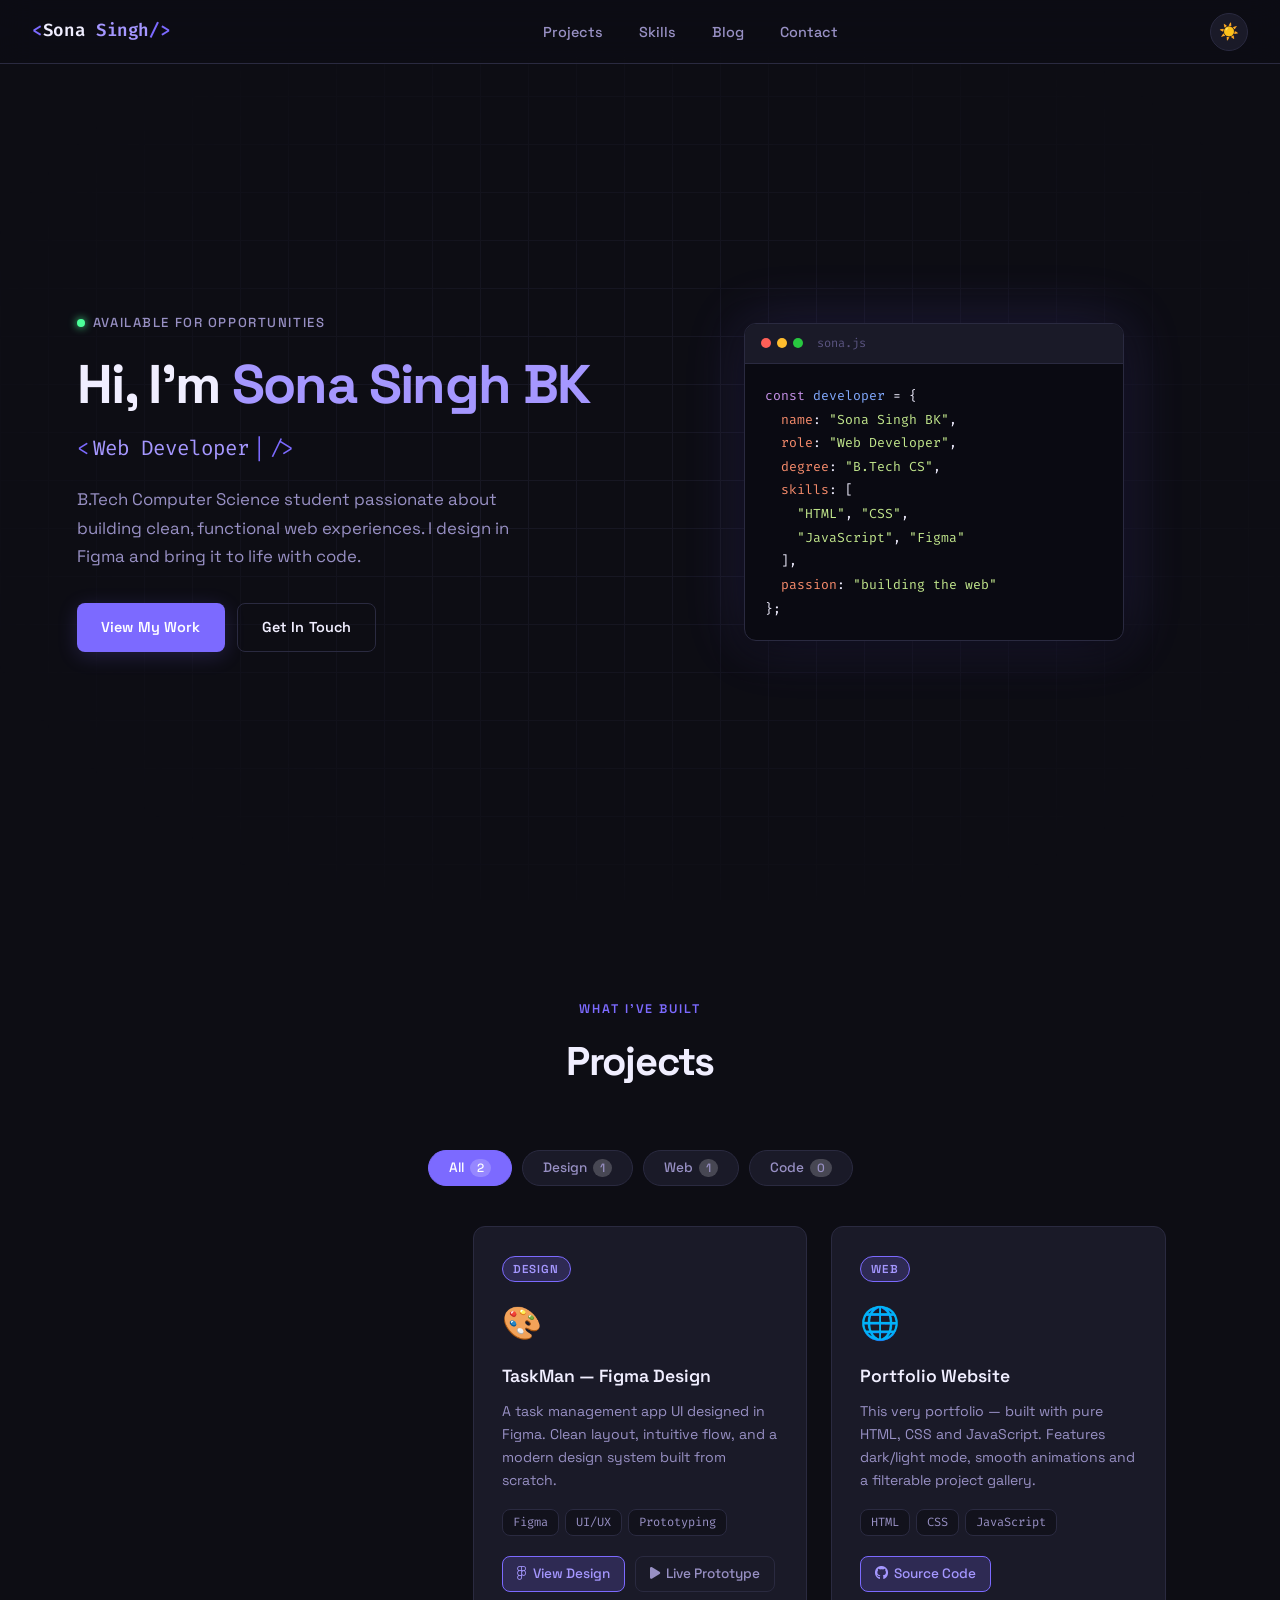
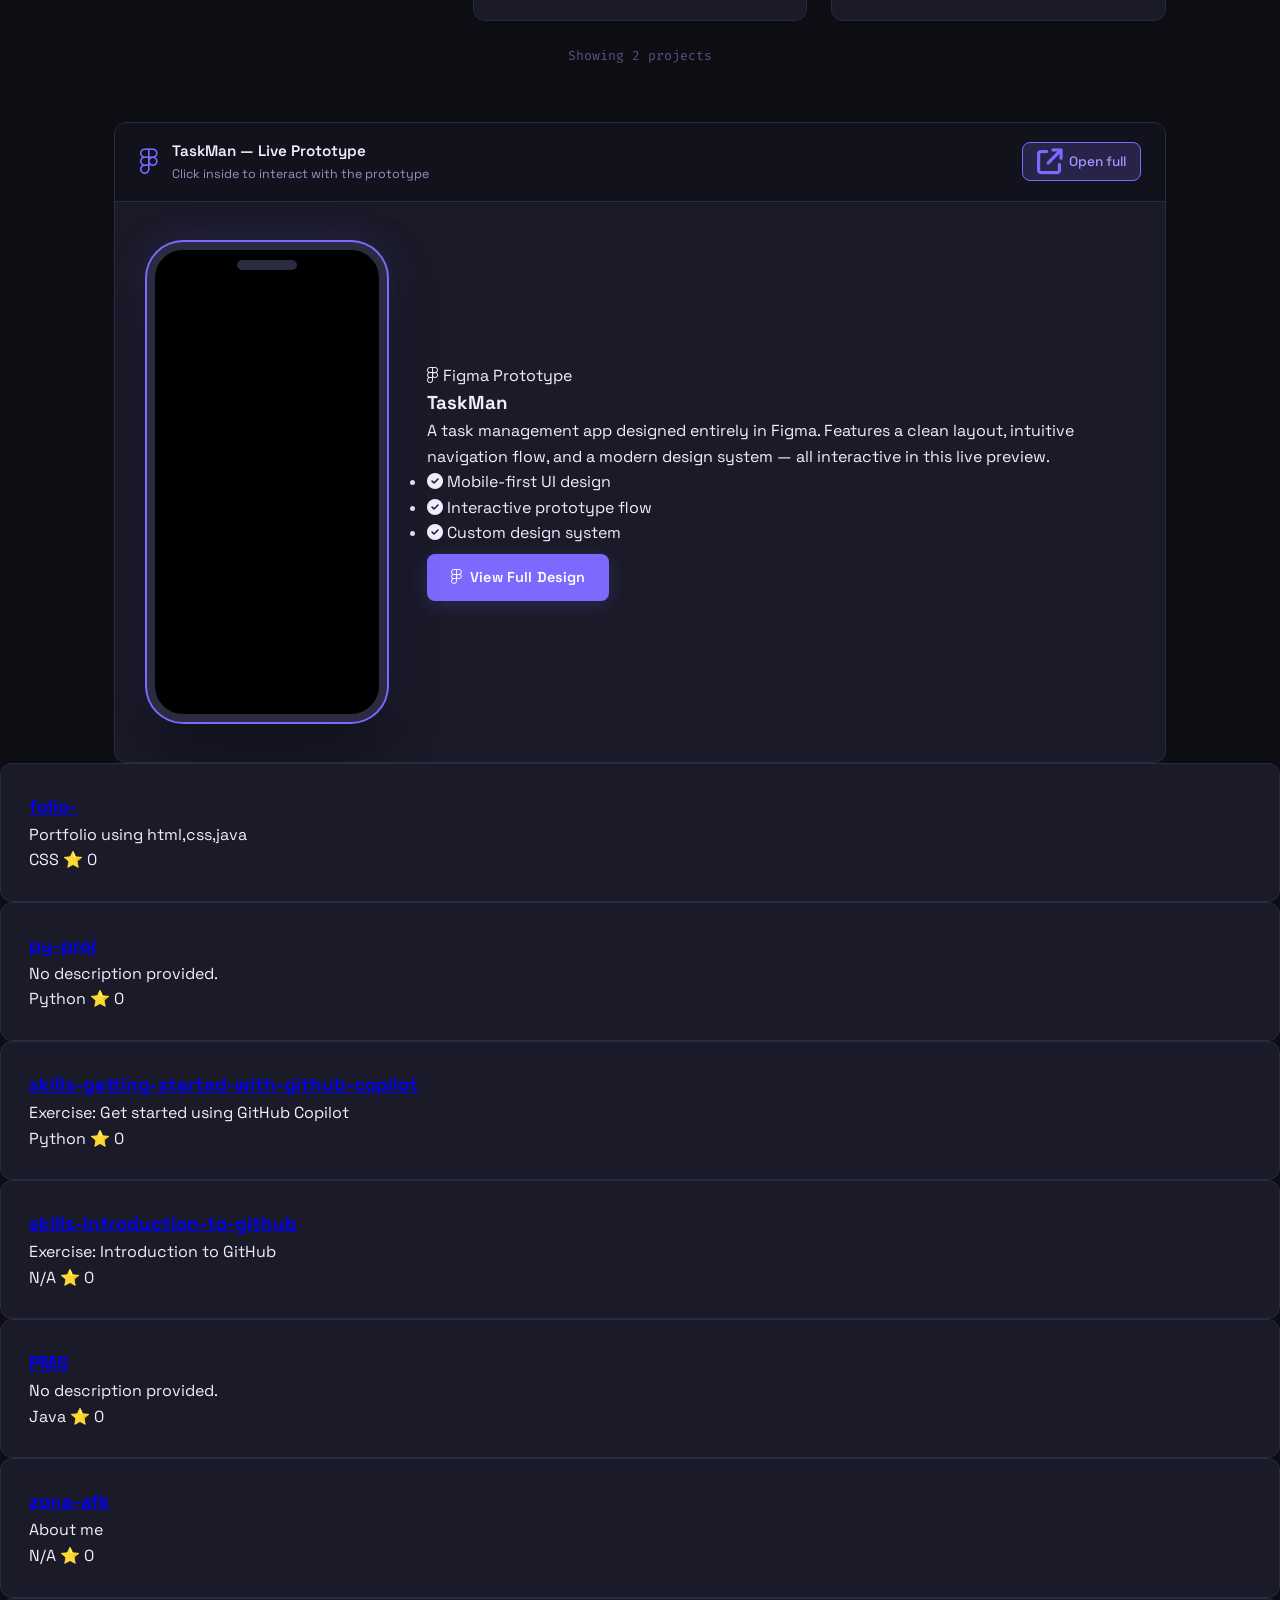
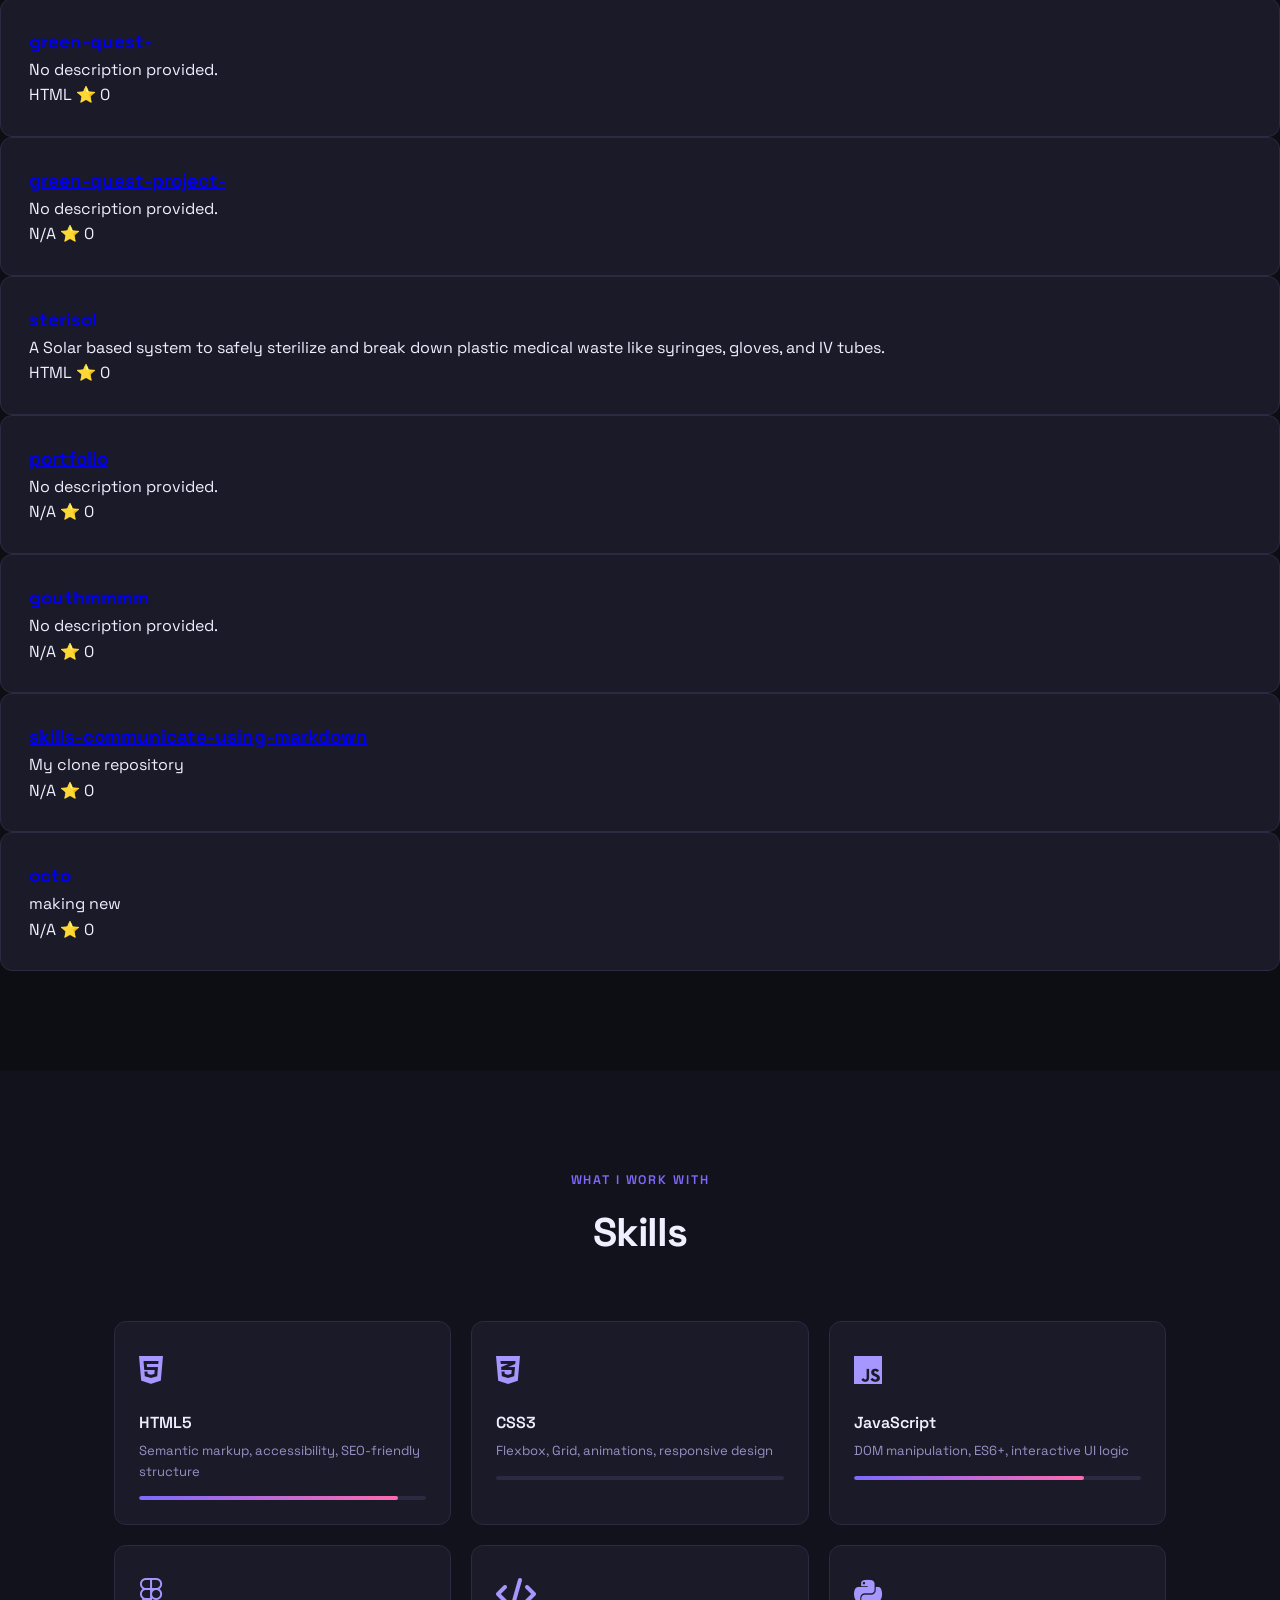
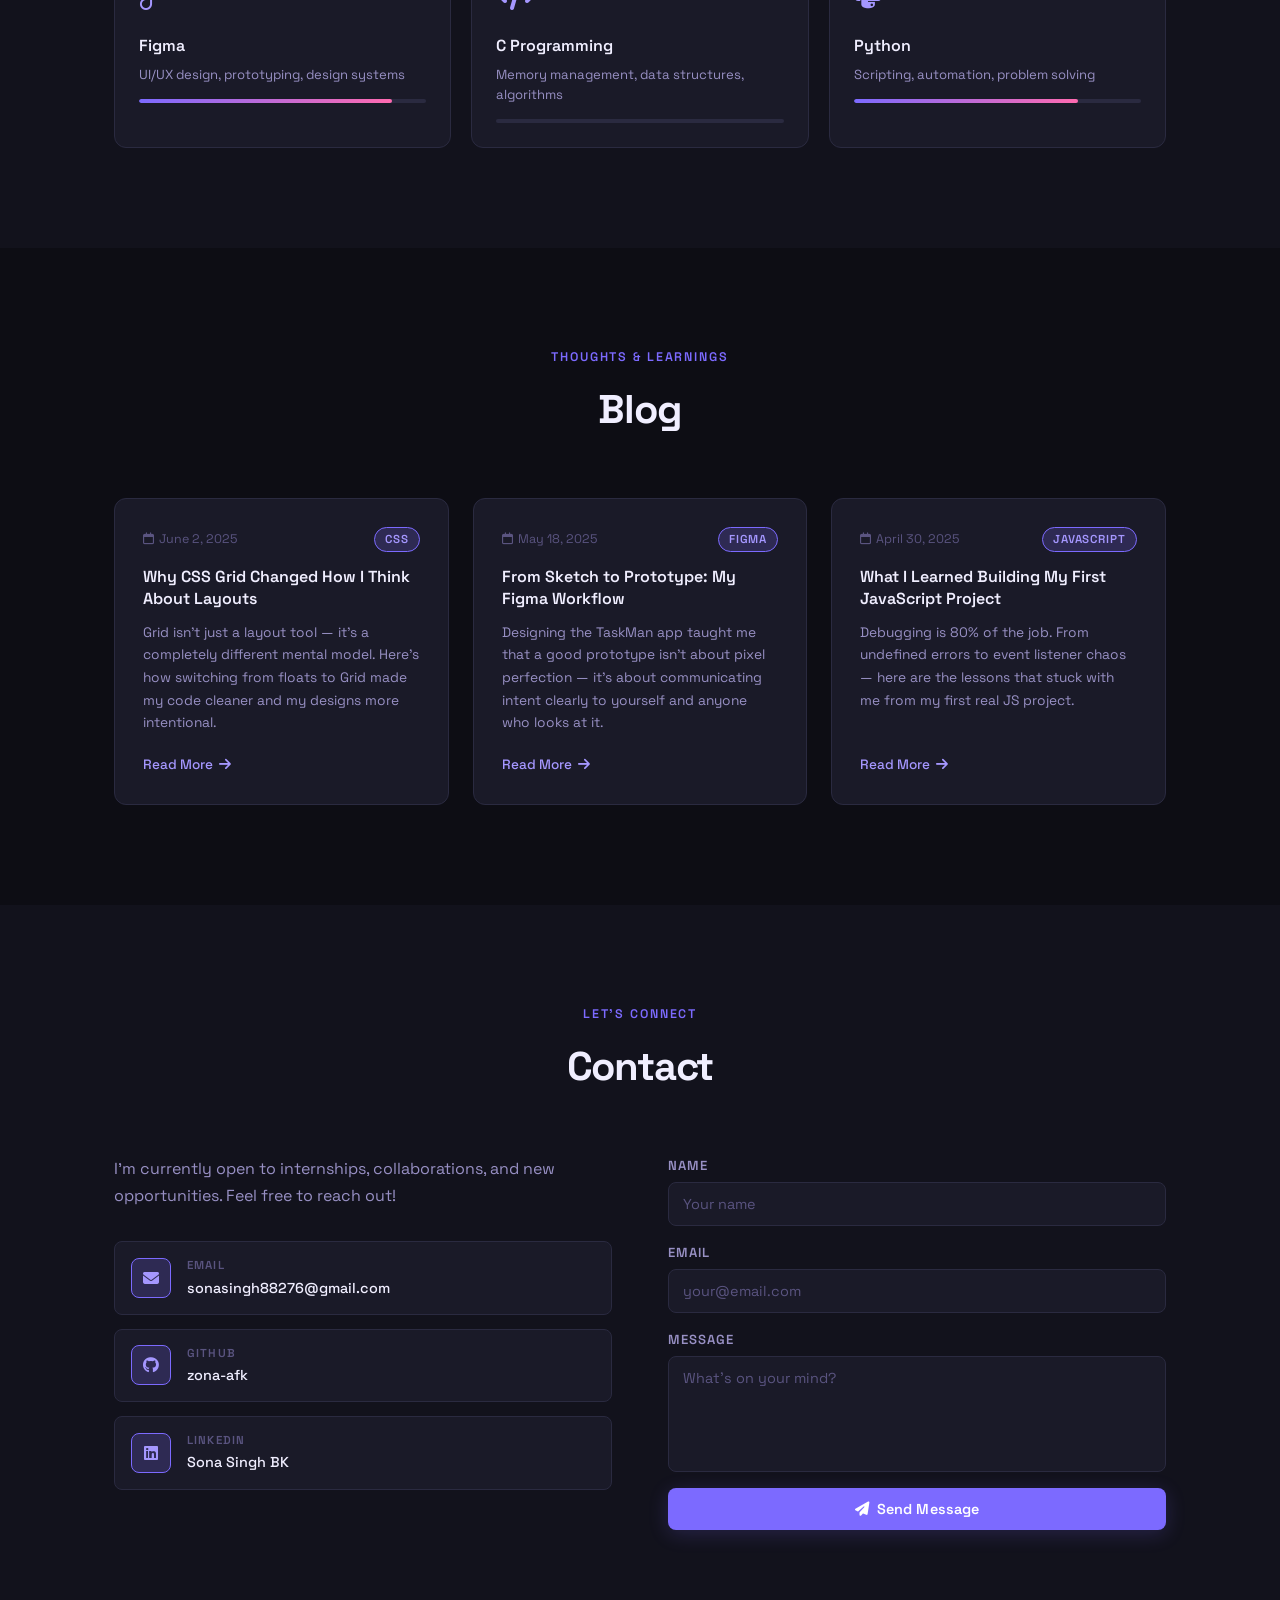
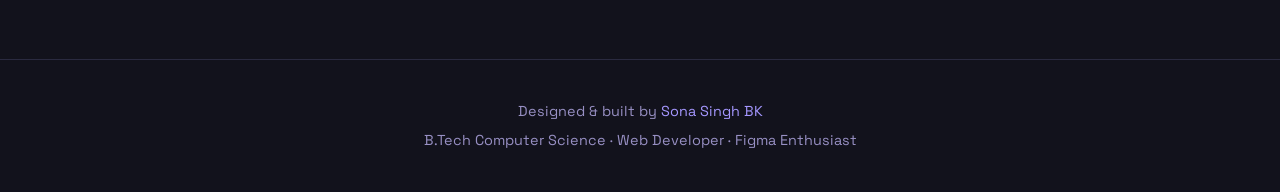
<file: index.html>
<!DOCTYPE html>
<html lang="en" data-theme="dark">
<head>
  <meta charset="UTF-8" />
  <meta name="viewport" content="width=device-width, initial-scale=1.0" />
  <title>Sona Singh BK — Web Developer</title>
  <link rel="stylesheet" href="style.css" />
  <link href="https://fonts.googleapis.com/css2?family=Space+Grotesk:wght@300;400;500;600;700&family=Fira+Code:wght@400;500&display=swap" rel="stylesheet" />
  <link rel="stylesheet" href="https://cdnjs.cloudflare.com/ajax/libs/font-awesome/6.5.0/css/all.min.css" />
</head>
<body>

  <!-- ── NAVBAR ── -->
  <nav class="navbar" id="navbar">
    <div class="nav-logo">
      <span class="logo-bracket">&lt;</span>Sona <span class="logo-accent">Singh</span><span class="logo-bracket">/&gt;</span>
    </div>
    <ul class="nav-links" id="navLinks">
      <li><a href="#projects" class="nav-link">Projects</a></li>
      <li><a href="#skills" class="nav-link">Skills</a></li>
      <li><a href="#blog" class="nav-link">Blog</a></li>
      <li><a href="#contact" class="nav-link">Contact</a></li>
    </ul>
    <div class="nav-right">
      <button class="theme-toggle" id="themeToggle" aria-label="Toggle theme">
        <span class="theme-icon" id="themeIcon">☀️</span>
      </button>
      <button class="hamburger" id="hamburger" aria-label="Menu">
        <span></span><span></span><span></span>
      </button>
    </div>
  </nav>

  <!-- ── HERO ── -->
  <section class="hero" id="home">
    <div class="hero-bg-grid"></div>
    <div class="hero-content">
      <p class="hero-eyebrow"><span class="dot"></span> Available for opportunities</p>
      <h1 class="hero-title">
        Hi, I'm <span class="highlight">Sona Singh BK</span>
      </h1>
      <p class="hero-role">
        <span class="fira">&lt;</span>
        <span class="typed-text" id="typedText"></span>
        <span class="cursor">|</span>
        <span class="fira">/&gt;</span>
      </p>
      <p class="hero-bio">
        B.Tech Computer Science student passionate about building clean, functional web experiences. I design in Figma and bring it to life with code.
      </p>
      <div class="hero-cta">
        <a href="#projects" class="btn btn-primary">View My Work</a>
        <a href="#contact" class="btn btn-ghost">Get In Touch</a>
      </div>
    </div>
    <div class="hero-visual">
      <div class="code-card">
        <div class="code-card-header">
          <span class="dot red"></span>
          <span class="dot yellow"></span>
          <span class="dot green"></span>
          <span class="file-name">sona.js</span>
        </div>
        <pre class="code-body"><span class="c-key">const</span> <span class="c-var">developer</span> = {
  <span class="c-prop">name</span>: <span class="c-str">"Sona Singh BK"</span>,
  <span class="c-prop">role</span>: <span class="c-str">"Web Developer"</span>,
  <span class="c-prop">degree</span>: <span class="c-str">"B.Tech CS"</span>,
  <span class="c-prop">skills</span>: [
    <span class="c-str">"HTML"</span>, <span class="c-str">"CSS"</span>,
    <span class="c-str">"JavaScript"</span>, <span class="c-str">"Figma"</span>
  ],
  <span class="c-prop">passion</span>: <span class="c-str">"building the web"</span>
};</pre>
      </div>
    </div>
  </section>

  <!-- ── PROJECTS ── -->
  <section class="section" id="projects">
    <div class="container">
      <div class="section-header">
        <p class="section-eyebrow">What I've built</p>
        <h2 class="section-title">Projects</h2>
      </div>

      <!-- Filter Buttons -->
      <div class="filter-bar">
        <button class="filter-btn active" data-filter="all">All <span class="count" id="count-all"></span></button>
        <button class="filter-btn" data-filter="design">Design <span class="count" id="count-design"></span></button>
        <button class="filter-btn" data-filter="web">Web <span class="count" id="count-web"></span></button>
        <button class="filter-btn" data-filter="code">Code <span class="count" id="count-code"></span></button>
      </div>

      <div class="projects-grid" id="projectsGrid">
      <div id="projects"></div>
        <!-- Project 1 -->
        <div class="project-card" data-category="design">
          <div class="project-tag">Design</div>
          <div class="project-icon">🎨</div>
          <h3 class="project-name">TaskMan — Figma Design</h3>
          <p class="project-desc">A task management app UI designed in Figma. Clean layout, intuitive flow, and a modern design system built from scratch.</p>
          <div class="project-tech">
            <span class="tech-chip">Figma</span>
            <span class="tech-chip">UI/UX</span>
            <span class="tech-chip">Prototyping</span>
          </div>
          <div class="project-links">
            <a href="https://www.figma.com/design/TzGWOhsbZDElKzTihRXyVi/taskman?node-id=1-3&t=gSdvtDwGQ5jURXAf-1" target="_blank" class="project-link">
              <i class="fa-brands fa-figma"></i> View Design
            </a>
            <a href="https://www.figma.com/proto/TzGWOhsbZDElKzTihRXyVi/taskman?page-id=1%3A3&node-id=8-253&p=f&viewport=12%2C239%2C0.24&t=rxX5wmL4FggUm6LG-1&scaling=scale-down&content-scaling=fixed&starting-point-node-id=8%3A253" target="_blank" class="project-link secondary">
              <i class="fa-solid fa-play"></i> Live Prototype
            </a>
          </div>
        </div>

        <!-- Project 2 -->
        <div class="project-card" data-category="web">
          <div class="project-tag">Web</div>
          <div class="project-icon">🌐</div>
          <h3 class="project-name">Portfolio Website</h3>
          <p class="project-desc">This very portfolio — built with pure HTML, CSS and JavaScript. Features dark/light mode, smooth animations and a filterable project gallery.</p>
          <div class="project-tech">
            <span class="tech-chip">HTML</span>
            <span class="tech-chip">CSS</span>
            <span class="tech-chip">JavaScript</span>
          </div>
          <div class="project-links">
            <a href="https://github.com/zona-afk/green-quest-" target="_blank" class="project-link">
              <i class="fa-brands fa-github"></i> Source Code
            </a>
          </div>
        </div>

       

      </div>

      <!-- Project count -->
      <p class="project-count-display" id="projectCountDisplay"></p>

      <!-- ── FIGMA PROTOTYPE EMBED ── -->
            <div class="figma-embed-wrapper">
        <div class="figma-embed-header">
          <i class="fa-brands fa-figma"></i>
          <div>
            <h3>TaskMan — Live Prototype</h3>
            <p>Click inside to interact with the prototype</p>
          </div>
          <a href="https://www.figma.com/proto/TzGWOhsbZDElKzTihRXyVi/taskman?page-id=1%3A3&node-id=8-253&scaling=scale-down&starting-point-node-id=8%3A253" target="_blank" class="project-link" style="margin-left:auto;white-space:nowrap;">
            <i class="fa-solid fa-arrow-up-right-from-square"></i> Open full
          </a>
        </div>
        <div class="figma-phone-wrap">
          <div class="figma-phone-frame">
            <div class="figma-phone-notch"></div>
            <iframe
              src="https://www.figma.com/embed?embed_host=share&url=https%3A%2F%2Fwww.figma.com%2Fproto%2FTzGWOhsbZDElKzTihRXyVi%2Ftaskman%3Fpage-id%3D1%253A3%26node-id%3D8-253%26p%3Df%26viewport%3D12%252C239%252C0.24%26t%3DrxX5wmL4FggUm6LG-1%26scaling%3Dscale-down%26content-scaling%3Dfixed%26starting-point-node-id%3D8%253A253"
              allowfullscreen
              loading="lazy"
              title="TaskMan Figma Prototype">
            </iframe>
          </div>
          <div class="figma-phone-info">
            <div class="figma-tag"><i class="fa-brands fa-figma"></i> Figma Prototype</div>
            <h3>TaskMan</h3>
            <p>A task management app designed entirely in Figma. Features a clean layout, intuitive navigation flow, and a modern design system — all interactive in this live preview.</p>
            <ul class="figma-details">
              <li><i class="fa-solid fa-circle-check"></i> Mobile-first UI design</li>
              <li><i class="fa-solid fa-circle-check"></i> Interactive prototype flow</li>
              <li><i class="fa-solid fa-circle-check"></i> Custom design system</li>
            </ul>
            <a href="https://www.figma.com/design/TzGWOhsbZDElKzTihRXyVi/taskman?node-id=1-3" target="_blank" class="btn btn-primary" style="margin-top:8px;display:inline-flex;">
              <i class="fa-brands fa-figma"></i> View Full Design
            </a>
          </div>
        </div>
      </div>
 
    </div>

    </div>
  </section>

  <!-- ── SKILLS ── -->
  <section class="section section-alt" id="skills">
    <div class="container">
      <div class="section-header">
        <p class="section-eyebrow">What I work with</p>
        <h2 class="section-title">Skills</h2>
      </div>
      <div class="skills-grid">

        <div class="skill-card">
          <div class="skill-icon">
            <i class="fa-brands fa-html5"></i>
          </div>
          <h4>HTML5</h4>
          <p>Semantic markup, accessibility, SEO-friendly structure</p>
          <div class="skill-bar"><div class="skill-fill" style="--w:90%"></div></div>
        </div>

        <div class="skill-card">
          <div class="skill-icon">
            <i class="fa-brands fa-css3-alt"></i>
          </div>
          <h4>CSS3</h4>
          <p>Flexbox, Grid, animations, responsive design</p>
          <div class="skill-bar"><div class="skill-fill" style="--w:85%"></div></div>
        </div>

        <div class="skill-card">
          <div class="skill-icon">
            <i class="fa-brands fa-js"></i>
          </div>
          <h4>JavaScript</h4>
          <p>DOM manipulation, ES6+, interactive UI logic</p>
          <div class="skill-bar"><div class="skill-fill" style="--w:80%"></div></div>
        </div>

        <div class="skill-card">
          <div class="skill-icon">
            <i class="fa-brands fa-figma"></i>
          </div>
          <h4>Figma</h4>
          <p>UI/UX design, prototyping, design systems</p>
          <div class="skill-bar"><div class="skill-fill" style="--w:88%"></div></div>
        </div>

        <div class="skill-card">
          <div class="skill-icon">
            <i class="fa-solid fa-code"></i>
          </div>
          <h4>C Programming</h4>
          <p>Memory management, data structures, algorithms</p>
          <div class="skill-bar"><div class="skill-fill" style="--w:75%"></div></div>
        </div>

        <div class="skill-card">
          <div class="skill-icon">
            <i class="fa-brands fa-python"></i>
          </div>
          <h4>Python</h4>
          <p>Scripting, automation, problem solving</p>
          <div class="skill-bar"><div class="skill-fill" style="--w:78%"></div></div>
        </div>

      </div>
    </div>
  </section>

  <!-- ── BLOG ── -->
  <section class="section" id="blog">
    <div class="container">
      <div class="section-header">
        <p class="section-eyebrow">Thoughts & learnings</p>
        <h2 class="section-title">Blog</h2>
      </div>
      <div class="blog-grid">

        <article class="blog-card">
          <div class="blog-meta">
            <span class="blog-date"><i class="fa-regular fa-calendar"></i> June 2, 2025</span>
            <span class="blog-tag">CSS</span>
          </div>
          <h3 class="blog-title">Why CSS Grid Changed How I Think About Layouts</h3>
          <p class="blog-excerpt">Grid isn't just a layout tool — it's a completely different mental model. Here's how switching from floats to Grid made my code cleaner and my designs more intentional.</p>
          <a href="#" class="read-more">Read More <i class="fa-solid fa-arrow-right"></i></a>
        </article>

        <article class="blog-card">
          <div class="blog-meta">
            <span class="blog-date"><i class="fa-regular fa-calendar"></i> May 18, 2025</span>
            <span class="blog-tag">Figma</span>
          </div>
          <h3 class="blog-title">From Sketch to Prototype: My Figma Workflow</h3>
          <p class="blog-excerpt">Designing the TaskMan app taught me that a good prototype isn't about pixel perfection — it's about communicating intent clearly to yourself and anyone who looks at it.</p>
          <a href="#" class="read-more">Read More <i class="fa-solid fa-arrow-right"></i></a>
        </article>

        <article class="blog-card">
          <div class="blog-meta">
            <span class="blog-date"><i class="fa-regular fa-calendar"></i> April 30, 2025</span>
            <span class="blog-tag">JavaScript</span>
          </div>
          <h3 class="blog-title">What I Learned Building My First JavaScript Project</h3>
          <p class="blog-excerpt">Debugging is 80% of the job. From undefined errors to event listener chaos — here are the lessons that stuck with me from my first real JS project.</p>
          <a href="#" class="read-more">Read More <i class="fa-solid fa-arrow-right"></i></a>
        </article>

      </div>
    </div>
  </section>

  <!-- ── CONTACT ── -->
  <section class="section section-alt" id="contact">
    <div class="container">
      <div class="section-header">
        <p class="section-eyebrow">Let's connect</p>
        <h2 class="section-title">Contact</h2>
      </div>
      <div class="contact-wrapper">
        <div class="contact-info">
          <p class="contact-intro">
            I'm currently open to internships, collaborations, and new opportunities. Feel free to reach out!
          </p>
          <div class="contact-links">
            <a href="mailto:sonasingh88276@gmail.com" class="contact-item">
              <div class="contact-icon"><i class="fa-solid fa-envelope"></i></div>
              <div>
                <span class="contact-label">Email</span>
                <span class="contact-value">sonasingh88276@gmail.com</span>
              </div>
            </a>
            <a href="https://github.com/zona-afk" target="_blank" class="contact-item">
              <div class="contact-icon"><i class="fa-brands fa-github"></i></div>
              <div>
                <span class="contact-label">GitHub</span>
                <span class="contact-value">zona-afk</span>
              </div>
            </a>
            <a href="https://www.linkedin.com/in/sona-singh-96238232b/" target="_blank" class="contact-item">
              <div class="contact-icon"><i class="fa-brands fa-linkedin"></i></div>
              <div>
                <span class="contact-label">LinkedIn</span>
                <span class="contact-value">Sona Singh BK</span>
              </div>
            </a>
           
          </div>
        </div>

        <form class="contact-form" id="contactForm">
          <div class="form-group">
            <label for="name">Name</label>
            <input type="text" id="name" placeholder="Your name" required />
          </div>
          <div class="form-group">
            <label for="email">Email</label>
            <input type="email" id="email" placeholder="your@email.com" required />
          </div>
          <div class="form-group">
            <label for="message">Message</label>
            <textarea id="message" rows="5" placeholder="What's on your mind?" required></textarea>
          </div>
          <button type="submit" class="btn btn-primary btn-full">
            <i class="fa-solid fa-paper-plane"></i> Send Message
          </button>
          <p class="form-note" id="formNote"></p>
        </form>
      </div>
    </div>
  </section>

  <!-- ── FOOTER ── -->
  <footer class="footer">
    <div class="container">
      <p>Designed &amp; built by <span class="highlight">Sona Singh BK</span></p>
      <p class="footer-sub">B.Tech Computer Science · Web Developer · Figma Enthusiast</p>
    </div>
  </footer>

  <script src="script.js"></script>
</body>
</html>
</file>
<file: style.css>
/* ── RESET & BASE ── */
*, *::before, *::after { box-sizing: border-box; margin: 0; padding: 0; }

:root {
  /* Dark theme (default) */
  --bg:          #0d0d14;
  --bg-alt:      #12121c;
  --bg-card:     #1a1a28;
  --bg-card-hover: #1f1f30;
  --border:      #2a2a40;
  --border-glow: #7c6aff44;

  --text-primary:   #f0eeff;
  --text-secondary: #9890c4;
  --text-muted:     #5a5480;

  --accent:       #7c6aff;
  --accent-light: #a597ff;
  --accent-glow:  #7c6aff33;
  --accent2:      #ff6ab0;

  --navbar-bg:    rgba(13, 13, 20, 0.85);
  --code-bg:      #0a0a12;

  --shadow-sm: 0 2px 8px rgba(0,0,0,0.3);
  --shadow-md: 0 8px 32px rgba(0,0,0,0.4);
  --shadow-card: 0 4px 24px rgba(124,106,255,0.08);

  --radius: 12px;
  --radius-sm: 8px;
  --font-main: 'Space Grotesk', sans-serif;
  --font-code: 'Fira Code', monospace;

  --transition: 0.25s ease;
}

[data-theme="light"] {
  --bg:          #f5f4ff;
  --bg-alt:      #ededfc;
  --bg-card:     #ffffff;
  --bg-card-hover: #f8f7ff;
  --border:      #dddaf5;
  --border-glow: #7c6aff33;

  --text-primary:   #1a1730;
  --text-secondary: #5a5480;
  --text-muted:     #9890c4;

  --accent:       #5a45e0;
  --accent-light: #7c6aff;
  --accent-glow:  #7c6aff1a;
  --accent2:      #e0458a;

  --navbar-bg:    rgba(245, 244, 255, 0.9);
  --code-bg:      #eeeeff;

  --shadow-sm: 0 2px 8px rgba(0,0,0,0.08);
  --shadow-md: 0 8px 32px rgba(0,0,0,0.12);
  --shadow-card: 0 4px 24px rgba(90,69,224,0.1);
}

html { scroll-behavior: smooth; }

body {
  font-family: var(--font-main);
  background: var(--bg);
  color: var(--text-primary);
  line-height: 1.6;
  transition: background var(--transition), color var(--transition);
  overflow-x: hidden;
}

/* ── SCROLLBAR ── */
::-webkit-scrollbar { width: 6px; }
::-webkit-scrollbar-track { background: var(--bg); }
::-webkit-scrollbar-thumb { background: var(--accent); border-radius: 3px; }

/* ── UTILITIES ── */
.container { max-width: 1100px; margin: 0 auto; padding: 0 24px; }
.highlight { color: var(--accent-light); }
.fira { font-family: var(--font-code); color: var(--accent); }

/* ── NAVBAR ── */
.navbar {
  position: fixed; top: 0; left: 0; right: 0; z-index: 100;
  background: var(--navbar-bg);
  backdrop-filter: blur(16px);
  -webkit-backdrop-filter: blur(16px);
  border-bottom: 1px solid var(--border);
  padding: 0 32px;
  height: 64px;
  display: flex;
  align-items: center;
  justify-content: space-between;
  transition: background var(--transition), border-color var(--transition);
}

.nav-logo {
  font-family: var(--font-code);
  font-size: 1.1rem;
  font-weight: 600;
  color: var(--text-primary);
  letter-spacing: -0.02em;
}
.logo-bracket { color: var(--accent); }
.logo-accent  { color: var(--accent-light); }

.nav-links {
  display: flex; list-style: none; gap: 8px;
}

.nav-link {
  text-decoration: none;
  color: var(--text-secondary);
  font-size: 0.9rem;
  font-weight: 500;
  padding: 6px 14px;
  border-radius: var(--radius-sm);
  transition: color var(--transition), background var(--transition);
}
.nav-link:hover {
  color: var(--text-primary);
  background: var(--accent-glow);
}

.nav-right { display: flex; align-items: center; gap: 12px; }

.theme-toggle {
  background: var(--bg-card);
  border: 1px solid var(--border);
  border-radius: 50%;
  width: 38px; height: 38px;
  display: flex; align-items: center; justify-content: center;
  cursor: pointer;
  font-size: 1rem;
  transition: background var(--transition), border-color var(--transition), transform 0.2s;
}
.theme-toggle:hover { background: var(--accent-glow); transform: rotate(20deg); }

.hamburger {
  display: none;
  flex-direction: column; gap: 5px;
  background: none; border: none; cursor: pointer; padding: 4px;
}
.hamburger span {
  display: block; width: 22px; height: 2px;
  background: var(--text-primary);
  border-radius: 2px;
  transition: all 0.3s;
}

/* ── HERO ── */
.hero {
  min-height: 100vh;
  padding-top: 64px;
  display: grid;
  grid-template-columns: 1fr 1fr;
  align-items: center;
  gap: 48px;
  padding-left: clamp(24px, 6vw, 100px);
  padding-right: clamp(24px, 6vw, 100px);
  position: relative;
  overflow: hidden;
}

.hero-bg-grid {
  position: absolute; inset: 0; z-index: 0;
  background-image:
    linear-gradient(var(--border) 1px, transparent 1px),
    linear-gradient(90deg, var(--border) 1px, transparent 1px);
  background-size: 48px 48px;
  opacity: 0.35;
  mask-image: radial-gradient(ellipse 70% 70% at 50% 50%, black 20%, transparent 80%);
}

.hero-content { position: relative; z-index: 1; }

.hero-eyebrow {
  font-size: 0.82rem;
  font-weight: 500;
  color: var(--text-secondary);
  text-transform: uppercase;
  letter-spacing: 0.12em;
  display: flex; align-items: center; gap: 8px;
  margin-bottom: 20px;
}
.hero-eyebrow .dot {
  width: 8px; height: 8px;
  background: #4cff9a;
  border-radius: 50%;
  box-shadow: 0 0 8px #4cff9a;
  animation: pulse 2s infinite;
}
@keyframes pulse {
  0%, 100% { opacity: 1; }
  50% { opacity: 0.4; }
}

.hero-title {
  font-size: clamp(2.2rem, 5vw, 3.4rem);
  font-weight: 700;
  line-height: 1.15;
  letter-spacing: -0.03em;
  margin-bottom: 16px;
}

.hero-role {
  font-family: var(--font-code);
  font-size: clamp(1rem, 2.5vw, 1.3rem);
  color: var(--text-secondary);
  margin-bottom: 20px;
  display: flex; align-items: center; gap: 4px;
}
.typed-text { color: var(--accent-light); min-width: 2ch; }
.cursor {
  color: var(--accent);
  animation: blink 1s steps(1) infinite;
}
@keyframes blink { 0%, 100% { opacity: 1; } 50% { opacity: 0; } }

.hero-bio {
  color: var(--text-secondary);
  font-size: 1.05rem;
  line-height: 1.7;
  max-width: 480px;
  margin-bottom: 32px;
}

.hero-cta { display: flex; gap: 12px; flex-wrap: wrap; }

/* ── BUTTONS ── */
.btn {
  display: inline-flex; align-items: center; gap: 8px;
  padding: 12px 24px;
  border-radius: var(--radius-sm);
  font-family: var(--font-main);
  font-size: 0.9rem;
  font-weight: 600;
  text-decoration: none;
  cursor: pointer;
  border: none;
  transition: all var(--transition);
  letter-spacing: 0.01em;
}
.btn-primary {
  background: var(--accent);
  color: #fff;
  box-shadow: 0 4px 20px var(--accent-glow);
}
.btn-primary:hover {
  background: var(--accent-light);
  transform: translateY(-2px);
  box-shadow: 0 8px 28px var(--accent-glow);
}
.btn-ghost {
  background: transparent;
  color: var(--text-primary);
  border: 1px solid var(--border);
}
.btn-ghost:hover {
  background: var(--accent-glow);
  border-color: var(--accent);
  color: var(--accent-light);
  transform: translateY(-2px);
}
.btn-full { width: 100%; justify-content: center; }

/* ── CODE CARD (hero visual) ── */
.hero-visual {
  position: relative; z-index: 1;
  display: flex; justify-content: center;
}

.code-card {
  background: var(--code-bg);
  border: 1px solid var(--border);
  border-radius: var(--radius);
  width: 100%; max-width: 380px;
  box-shadow: var(--shadow-md), 0 0 60px var(--accent-glow);
  overflow: hidden;
  animation: float 4s ease-in-out infinite;
}
@keyframes float {
  0%, 100% { transform: translateY(0); }
  50% { transform: translateY(-12px); }
}

.code-card-header {
  background: var(--bg-card);
  border-bottom: 1px solid var(--border);
  padding: 10px 16px;
  display: flex; align-items: center; gap: 6px;
}
.code-card-header .dot {
  width: 10px; height: 10px; border-radius: 50%;
}
.dot.red    { background: #ff5f57; }
.dot.yellow { background: #ffbd2e; }
.dot.green  { background: #28c840; }
.file-name { font-family: var(--font-code); font-size: 0.75rem; color: var(--text-muted); margin-left: 8px; }

.code-body {
  padding: 20px;
  font-family: var(--font-code);
  font-size: 0.82rem;
  line-height: 1.8;
  white-space: pre;
  overflow-x: auto;
}
.c-key  { color: #c792ea; }
.c-var  { color: #82aaff; }
.c-prop { color: #f78c6c; }
.c-str  { color: #c3e88d; }

/* ── SECTIONS ── */
.section { padding: 100px 0; }
.section-alt { background: var(--bg-alt); }

.section-header {
  text-align: center;
  margin-bottom: 56px;
}
.section-eyebrow {
  font-size: 0.78rem;
  font-weight: 600;
  color: var(--accent);
  text-transform: uppercase;
  letter-spacing: 0.15em;
  margin-bottom: 10px;
}
.section-title {
  font-size: clamp(1.8rem, 4vw, 2.5rem);
  font-weight: 700;
  letter-spacing: -0.03em;
}

/* ── FILTER BAR ── */
.filter-bar {
  display: flex; justify-content: center; gap: 10px;
  flex-wrap: wrap;
  margin-bottom: 40px;
}
.filter-btn {
  background: var(--bg-card);
  border: 1px solid var(--border);
  color: var(--text-secondary);
  padding: 8px 20px;
  border-radius: 999px;
  font-family: var(--font-main);
  font-size: 0.85rem;
  font-weight: 500;
  cursor: pointer;
  transition: all var(--transition);
  display: flex; align-items: center; gap: 6px;
}
.filter-btn:hover, .filter-btn.active {
  background: var(--accent);
  border-color: var(--accent);
  color: #fff;
}
.count {
  background: rgba(255,255,255,0.2);
  padding: 1px 7px;
  border-radius: 999px;
  font-size: 0.75rem;
}

/* ── PROJECTS GRID ── */
.projects-grid {
  display: grid;
  grid-template-columns: repeat(auto-fill, minmax(300px, 1fr));
  gap: 24px;
  margin-bottom: 24px;
}

.project-card {
  background: var(--bg-card);
  border: 1px solid var(--border);
  border-radius: var(--radius);
  padding: 28px;
  transition: all var(--transition);
  position: relative;
  overflow: hidden;
}
.project-card::before {
  content: '';
  position: absolute; top: 0; left: 0; right: 0; height: 2px;
  background: linear-gradient(90deg, var(--accent), var(--accent2));
  transform: scaleX(0);
  transition: transform var(--transition);
}
.project-card:hover {
  border-color: var(--border-glow);
  background: var(--bg-card-hover);
  transform: translateY(-4px);
  box-shadow: var(--shadow-card);
}
.project-card:hover::before { transform: scaleX(1); }

.project-card.hidden {
  opacity: 0;
  transform: scale(0.9) translateY(20px);
  pointer-events: none;
  position: absolute;
}

.project-tag {
  display: inline-block;
  background: var(--accent-glow);
  color: var(--accent-light);
  font-size: 0.72rem;
  font-weight: 600;
  text-transform: uppercase;
  letter-spacing: 0.1em;
  padding: 3px 10px;
  border-radius: 999px;
  margin-bottom: 16px;
  border: 1px solid var(--accent);
}
.project-icon { font-size: 2rem; margin-bottom: 12px; }
.project-name {
  font-size: 1.1rem;
  font-weight: 600;
  margin-bottom: 10px;
  color: var(--text-primary);
}
.project-desc {
  font-size: 0.88rem;
  color: var(--text-secondary);
  line-height: 1.65;
  margin-bottom: 16px;
}
.project-tech { display: flex; flex-wrap: wrap; gap: 6px; margin-bottom: 20px; }
.tech-chip {
  background: var(--bg-alt);
  border: 1px solid var(--border);
  color: var(--text-secondary);
  font-size: 0.75rem;
  padding: 3px 10px;
  border-radius: var(--radius-sm);
  font-family: var(--font-code);
}
.project-links { display: flex; flex-wrap: wrap; gap: 10px; }
.project-link {
  display: inline-flex; align-items: center; gap: 6px;
  text-decoration: none;
  color: var(--accent-light);
  font-size: 0.85rem;
  font-weight: 500;
  padding: 6px 14px;
  border-radius: var(--radius-sm);
  background: var(--accent-glow);
  border: 1px solid var(--accent);
  transition: all var(--transition);
}
.project-link:hover {
  background: var(--accent);
  color: #fff;
  transform: translateY(-1px);
}
.project-link.secondary {
  background: transparent;
  color: var(--text-secondary);
  border-color: var(--border);
}
.project-link.secondary:hover {
  background: var(--accent-glow);
  color: var(--accent-light);
  border-color: var(--accent);
}

.project-count-display {
  text-align: center;
  font-size: 0.82rem;
  color: var(--text-muted);
  margin-bottom: 56px;
  font-family: var(--font-code);
}

/* ── FIGMA EMBED ── */
.figma-embed-wrapper {
  border: 1px solid var(--border);
  border-radius: var(--radius);
  overflow: hidden;
  background: var(--bg-card);
}
.figma-embed-header {
  display: flex; align-items: center; gap: 14px;
  padding: 16px 24px;
  border-bottom: 1px solid var(--border);
  background: var(--bg-alt);
  flex-wrap: wrap;
}
.figma-embed-header i { font-size: 1.6rem; color: var(--accent); }
.figma-embed-header h3 { font-size: 0.95rem; font-weight: 600; margin-bottom: 2px; }
.figma-embed-header p  { font-size: 0.78rem; color: var(--text-secondary); }
 
/* Phone frame layout */
.figma-phone-wrap {
  display: flex;
  align-items: center;
  gap: 40px;
  padding: 40px 32px;
}
 
.figma-phone-frame {
  flex-shrink: 0;
  width: 240px;
  height: 480px;
  border-radius: 36px;
  border: 8px solid var(--border);
  background: #000;
  box-shadow: 0 0 0 2px var(--accent), 0 24px 48px rgba(0,0,0,0.5), 0 0 40px var(--accent-glow);
  position: relative;
  overflow: hidden;
}
.figma-phone-notch {
  position: absolute; top: 10px; left: 50%; transform: translateX(-50%);
  width: 60px; height: 10px;
  background: var(--border);
  border-radius: 999px;
  z-index: 2;
}
.figma-phone-frame iframe {
  width: 100%; height: 100%;
  border: none;
  border-radius: 28px;
}
 

/* ── SKILLS ── */
.skills-grid {
  display: grid;
  grid-template-columns: repeat(auto-fill, minmax(280px, 1fr));
  gap: 20px;
}
.skill-card {
  background: var(--bg-card);
  border: 1px solid var(--border);
  border-radius: var(--radius);
  padding: 24px;
  transition: all var(--transition);
}
.skill-card:hover {
  border-color: var(--border-glow);
  transform: translateY(-3px);
  box-shadow: var(--shadow-card);
}
.skill-icon {
  font-size: 2rem;
  color: var(--accent-light);
  margin-bottom: 12px;
}
.skill-card h4 {
  font-size: 1rem;
  font-weight: 600;
  margin-bottom: 6px;
}
.skill-card p {
  font-size: 0.82rem;
  color: var(--text-secondary);
  line-height: 1.55;
  margin-bottom: 14px;
}
.skill-bar {
  height: 4px;
  background: var(--border);
  border-radius: 999px;
  overflow: hidden;
}
.skill-fill {
  height: 100%;
  width: var(--w);
  background: linear-gradient(90deg, var(--accent), var(--accent2));
  border-radius: 999px;
  transform-origin: left;
  transform: scaleX(0);
  transition: transform 0.8s cubic-bezier(0.34, 1.56, 0.64, 1);
}
.skill-fill.animate { transform: scaleX(1); }

/* ── BLOG ── */
.blog-grid {
  display: grid;
  grid-template-columns: repeat(auto-fill, minmax(300px, 1fr));
  gap: 24px;
}
.blog-card {
  background: var(--bg-card);
  border: 1px solid var(--border);
  border-radius: var(--radius);
  padding: 28px;
  transition: all var(--transition);
  display: flex; flex-direction: column;
}
.blog-card:hover {
  border-color: var(--border-glow);
  transform: translateY(-4px);
  box-shadow: var(--shadow-card);
}
.blog-meta {
  display: flex; align-items: center; justify-content: space-between;
  margin-bottom: 14px;
}
.blog-date {
  font-size: 0.78rem;
  color: var(--text-muted);
  display: flex; align-items: center; gap: 5px;
}
.blog-tag {
  background: var(--accent-glow);
  color: var(--accent-light);
  font-size: 0.72rem;
  font-weight: 600;
  padding: 2px 10px;
  border-radius: 999px;
  border: 1px solid var(--accent);
  text-transform: uppercase;
  letter-spacing: 0.08em;
}
.blog-title {
  font-size: 1rem;
  font-weight: 600;
  line-height: 1.4;
  margin-bottom: 10px;
  color: var(--text-primary);
}
.blog-excerpt {
  font-size: 0.86rem;
  color: var(--text-secondary);
  line-height: 1.65;
  flex: 1;
  margin-bottom: 20px;
}
.read-more {
  display: inline-flex; align-items: center; gap: 6px;
  text-decoration: none;
  color: var(--accent-light);
  font-size: 0.85rem;
  font-weight: 500;
  transition: gap var(--transition), color var(--transition);
}
.read-more:hover { gap: 10px; color: var(--accent); }

/* ── CONTACT ── */
.contact-wrapper {
  display: grid;
  grid-template-columns: 1fr 1fr;
  gap: 56px;
  align-items: start;
}
.contact-intro {
  color: var(--text-secondary);
  font-size: 1rem;
  line-height: 1.7;
  margin-bottom: 32px;
}
.contact-links { display: flex; flex-direction: column; gap: 14px; }
.contact-item {
  display: flex; align-items: center; gap: 16px;
  text-decoration: none;
  padding: 14px 16px;
  background: var(--bg-card);
  border: 1px solid var(--border);
  border-radius: var(--radius-sm);
  transition: all var(--transition);
}
.contact-item:hover {
  border-color: var(--accent);
  background: var(--accent-glow);
  transform: translateX(4px);
}
.contact-icon {
  width: 40px; height: 40px;
  background: var(--accent-glow);
  border: 1px solid var(--accent);
  border-radius: var(--radius-sm);
  display: flex; align-items: center; justify-content: center;
  color: var(--accent-light);
  font-size: 1rem;
  flex-shrink: 0;
}
.contact-label {
  display: block;
  font-size: 0.72rem;
  font-weight: 600;
  color: var(--text-muted);
  text-transform: uppercase;
  letter-spacing: 0.1em;
  margin-bottom: 2px;
}
.contact-value {
  display: block;
  font-size: 0.9rem;
  color: var(--text-primary);
  font-weight: 500;
}

/* Contact Form */
.contact-form { display: flex; flex-direction: column; gap: 16px; }
.form-group { display: flex; flex-direction: column; gap: 6px; }
.form-group label {
  font-size: 0.82rem;
  font-weight: 600;
  color: var(--text-secondary);
  text-transform: uppercase;
  letter-spacing: 0.08em;
}
.form-group input,
.form-group textarea {
  background: var(--bg-card);
  border: 1px solid var(--border);
  border-radius: var(--radius-sm);
  color: var(--text-primary);
  font-family: var(--font-main);
  font-size: 0.9rem;
  padding: 12px 14px;
  outline: none;
  transition: border-color var(--transition), box-shadow var(--transition);
  resize: none;
}
.form-group input:focus,
.form-group textarea:focus {
  border-color: var(--accent);
  box-shadow: 0 0 0 3px var(--accent-glow);
}
.form-group input::placeholder,
.form-group textarea::placeholder { color: var(--text-muted); }
.form-note { font-size: 0.82rem; color: #4cff9a; text-align: center; min-height: 1em; }

/* ── FOOTER ── */
.footer {
  background: var(--bg-alt);
  border-top: 1px solid var(--border);
  padding: 40px 0;
  text-align: center;
}
.footer p { color: var(--text-secondary); font-size: 0.9rem; }
.footer-sub { font-size: 0.78rem; color: var(--text-muted); margin-top: 6px; }

/* ── RESPONSIVE ── */
@media (max-width: 900px) {
  .hero {
    grid-template-columns: 1fr;
    text-align: center;
    padding-top: 80px;
    padding-bottom: 60px;
    gap: 40px;
  }
  .hero-bio { margin: 0 auto 32px; }
  .hero-cta { justify-content: center; }
  .hero-visual { display: none; }
  .contact-wrapper { grid-template-columns: 1fr; gap: 40px; }
}

@media (max-width: 680px) {
  .nav-links { display: none; position: absolute; top: 64px; left: 0; right: 0; flex-direction: column; background: var(--navbar-bg); backdrop-filter: blur(16px); border-bottom: 1px solid var(--border); padding: 16px; gap: 4px; }
  .nav-links.open { display: flex; }
  .nav-link { padding: 10px 14px; }
  .hamburger { display: flex; }
  .projects-grid { grid-template-columns: 1fr; }
  .blog-grid { grid-template-columns: 1fr; }
  .skills-grid { grid-template-columns: 1fr; }
}

@media (prefers-reduced-motion: reduce) {
  *, *::before, *::after { animation-duration: 0.01ms !important; transition-duration: 0.01ms !important; }
}
</file>
